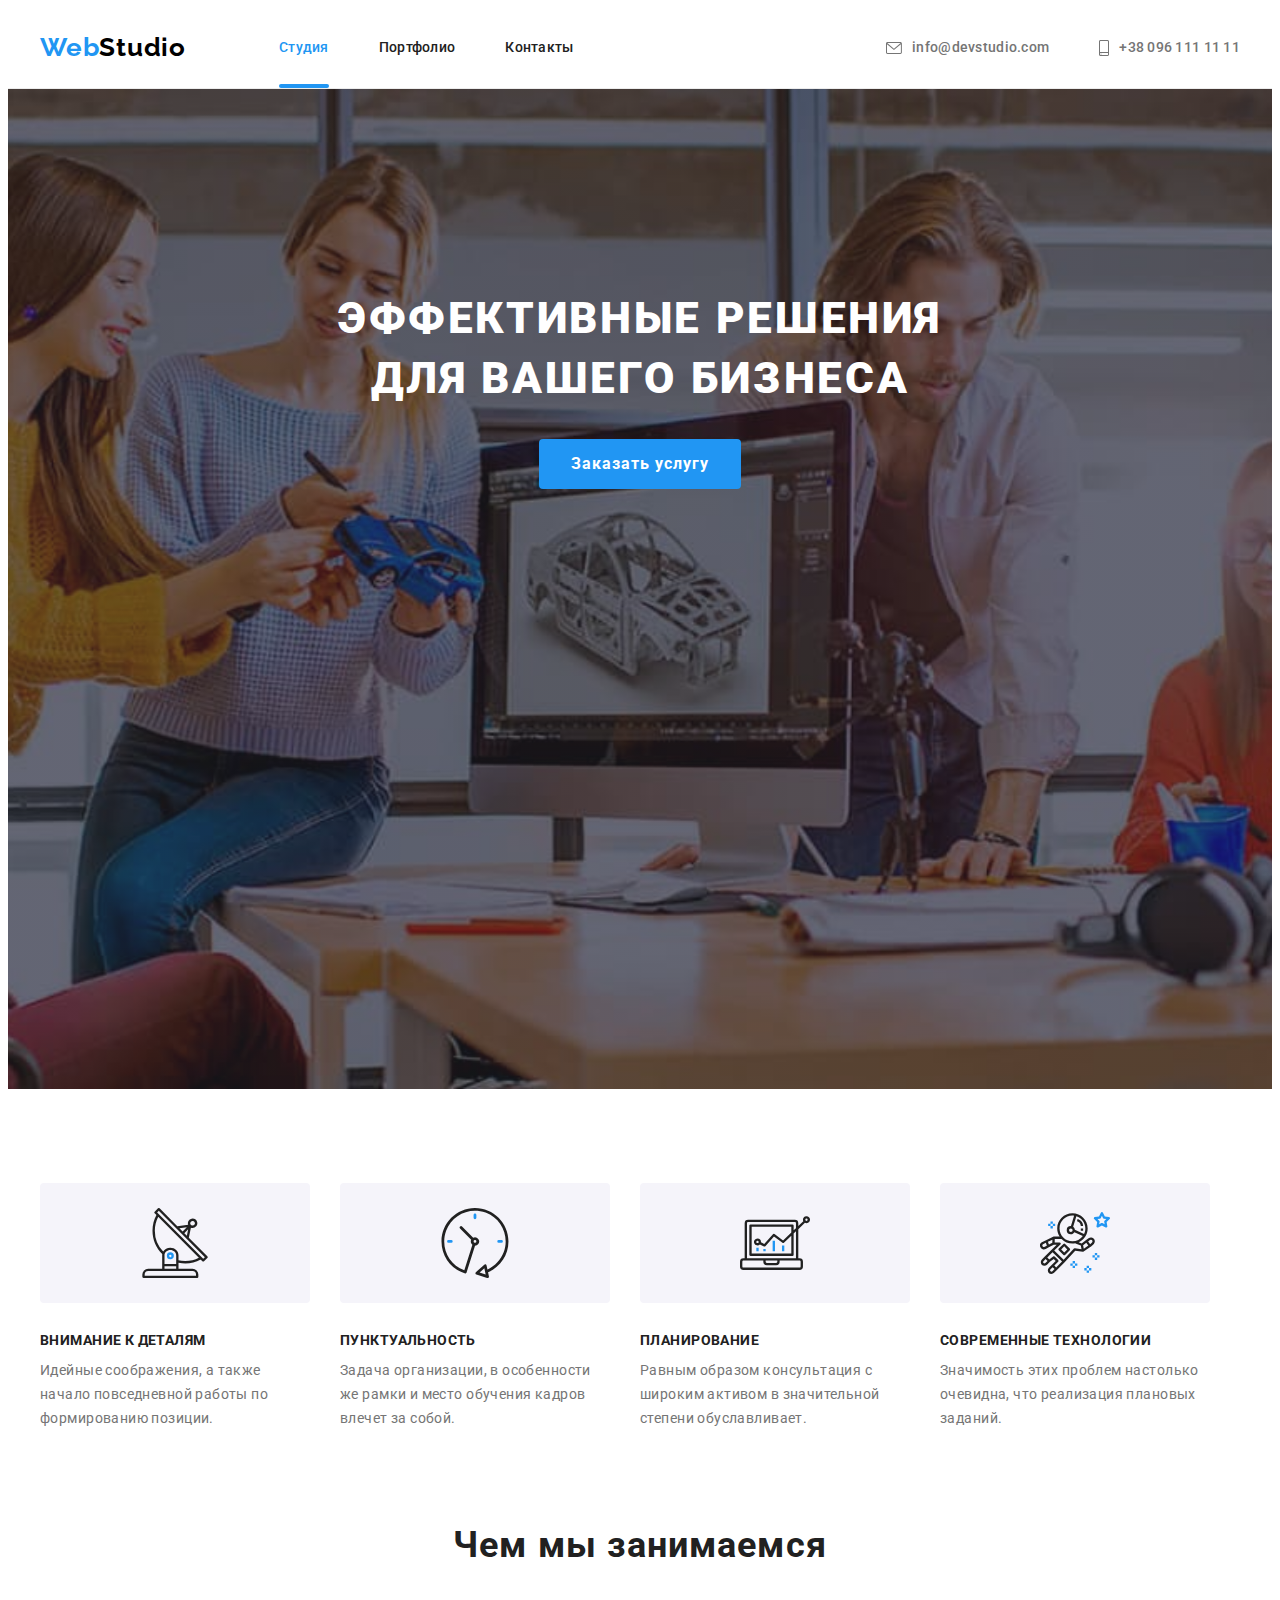
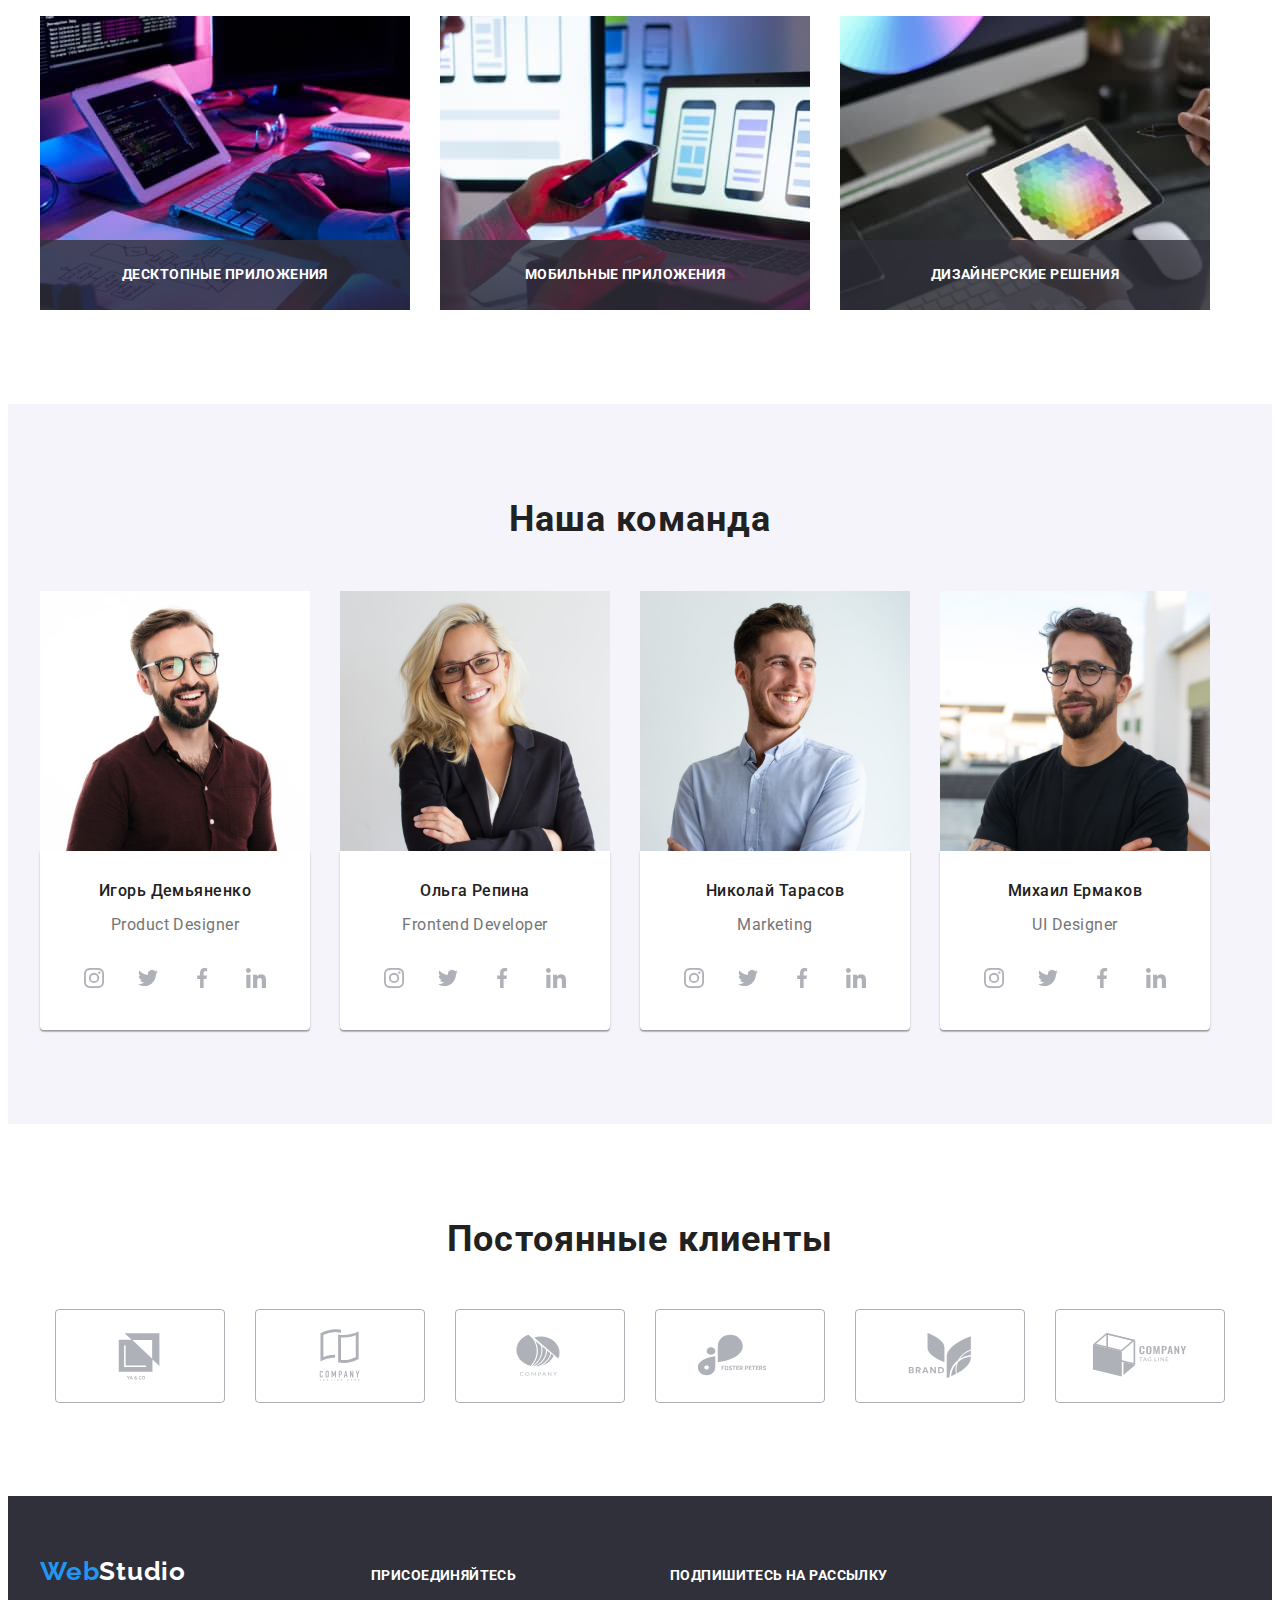
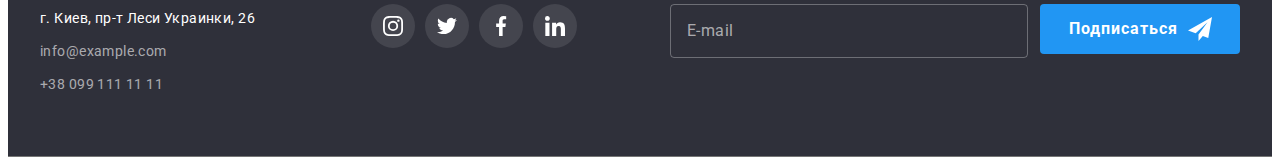
<file: index.html>
<!DOCTYPE html>
<html lang="ru">

<head>
    <meta charset="UTF-8" />
    <meta http-equiv="X-UA-Compatible" content="IE=edge" />
    <meta name="viewport" content="width=>, initial-scale=1.0" />
    <title>Сайт Веб-Студии</title>
    <link rel="preconnect" href="https://fonts.googleapis.com" />
    <link rel="preconnect" href="https://fonts.gstatic.com" crossorigin />
    <link
        href="https://fonts.googleapis.com/css2?family=Raleway:wght@700&family=Roboto:wght@400;500;700;900&display=swap"
        rel="stylesheet" />
    <link rel="stylesheet" href="https://cdnjs.cloudflare.com/ajax/libs/modern-normalize/1.1.0/modern-normalize.min.css"
        integrity="sha512-wpPYUAdjBVSE4KJnH1VR1HeZfpl1ub8YT/NKx4PuQ5NmX2tKuGu6U/JRp5y+Y8XG2tV+wKQpNHVUX03MfMFn9Q=="
        crossorigin="anonymous" referrerpolicy="no-referrer" />
    <link rel="stylesheet" href="./css/styles.css" />
</head>

<body class="page">
    <header class="page-header">
        <div class="container main-header">
            <nav class="main-nav">
                <a href="/" class="logo"><span class="logo-web">Web</span>Studio</a>
                <ul class="site-nav list">
                    <li class="item"><a href="./index.html" class="site-nav-link current">Студия</a></li>
                    <li class="item"><a href="./portfolio.html" class="site-nav-link">Портфолио</a></li>
                    <li class="item"><a href="" class="site-nav-link">Контакты</a></li>
                </ul>
            </nav>
            <ul class="adress-nav list">
                <li class="item icon-mailto"><a href="mailto:info@devstudio.com" class="adress-nav-link">
                        <svg class="link-icon-mailto" width="16" height="12">
                            <use href="./images/icons.svg#icon-envelope-hover"></use>
                        </svg>info@devstudio.com</a>
                </li>
                <li class="item icon-tel"><a href="tel:+380961111111" class="adress-nav-link">
                        <svg class="link-icon-tel" width="10" height="16">
                            <use href="./images/icons.svg#icon-smartphone"></use>
                        </svg>+38 096 111 11 11</a></li>
            </ul>
        </div>
    </header>
    <main>
        <section class="hero">
            <div class="container">
                <h1 class="section-hero-title">Эффективные решения для вашего бизнеса</h1>
                <button data-modal-open type="button" class="button">Заказать услугу</button>
            </div>
        </section>
        <section class="section feature">
            <div class="container">
                <h2 class="visually-hidden">Наши преимущества</h2>
                <ul class="feature-list list">
                    <li class="menu-item-advantage">
                        <div class="icon-advantage"><svg width="70" height="70">
                                <use href="./images/icons.svg#icon-antenna1"></use>
                            </svg></div>
                        <h3 class="section-title-advantage">Внимание к деталям</h3>
                        <p class="text-advantage">Идейные соображения, а также начало повседневной работы по
                            формированию позиции.</p>
                    </li>
                    <li class="menu-item-advantage">
                        <div class="icon-advantage"><svg width="70" height="70">
                                <use href="./images/icons.svg#icon-clock1"></use>
                            </svg></div>
                        <h3 class="section-title-advantage">Пунктуальность</h3>
                        <p class="text-advantage">Задача организации, в особенности же рамки и место обучения кадров
                            влечет за собой.
                        </p>
                    </li>
                    <li class="menu-item-advantage">
                        <div class="icon-advantage"><svg width="70" height="70">
                                <use href="./images/icons.svg#icon-diagram1"></use>
                            </svg></div>
                        <h3 class="section-title-advantage">Планирование</h3>
                        <p class="text-advantage">Равным образом консультация с широким активом в значительной
                            степени
                            обуславливает.
                        </p>
                    </li>
                    <li class="menu-item-advantage">
                        <div class="icon-advantage"><svg width="70" height="70">
                                <use href="./images/icons.svg#icon-astronaut1"></use>
                            </svg></div>
                        <h3 class="section-title-advantage">Современные технологии</h3>
                        <p class="text-advantage">Значимость этих проблем настолько очевидна, что реализация
                            плановых
                            заданий.</p>
                    </li>
                </ul>
            </div>
        </section>
        <section class="section section-work">
            <div class="container">
                <h2 class="section-work-title">Чем мы занимаемся</h2>
                <ul class="work list">
                    <li class="img-work"><img src="./images/box_1.jpg" alt="програмирование" width="370" />
                        <p class="text-work">Десктопные приложения</p>
                    </li>
                    <li class="img-work"><img src="./images/box_2.jpg" alt="мобильные приложения" width="370" />
                        <p class="text-work">Мобильные приложения</p>
                    </li>
                    <li class="img-work"><img src="./images/box_3.jpg" alt="ассоциативные технологии" width="370" />
                        <p class="text-work">Дизайнерские решения</p>
                    </li>
                </ul>
            </div>
        </section>
        <section class="section section-fon">
            <div class="container">
                <h2 class="section-title">Наша команда</h2>
                <ul class="list menu-item-list">
                    <li class="menu-item"><img src="./images/img1.jpg" alt="Игорь Демьяненко" width="270" />
                        <div class="content-title-text-team">
                            <h3 class="section-title-team">Игорь Демьяненко</h3>
                            <p lang="en" class="text-team">Product Designer</p>
                            <ul class="item-social-link list">
                                <li class="icon-item-link"><a href="https://www.instagram.com/" class="social-link"><svg
                                            class="icon-social-link" width="20" height="20">
                                            <use href="./images/icons.svg#icon-instagram2"></use>
                                        </svg></a></li>
                                <li class="icon-item-link"><a href="https://twitter.com/" class="social-link">
                                        <svg class="icon-social-link" width="20" height="20">
                                            <use href="./images/icons.svg#icon-twitter1"></use>
                                        </svg></a></li>
                                <li class="icon-item-link"><a href=" https://www.facebook.com/" class="social-link">
                                        <svg class="icon-social-link" width="20" height="20">
                                            <use href="./images/icons.svg#icon-facebook1"></use>
                                        </svg></a></li>
                                <li class="icon-item-link"><a href="https://www.linkedin.com/" class="social-link">
                                        <svg class="icon-social-link" width="20" height="20">
                                            <use href="./images/icons.svg#icon-linkedin1"></use>
                                        </svg></a></li>
                            </ul>
                        </div>
                    </li>

                    <li class="menu-item"><img src="./images/img2.jpg" alt="Ольга Репина" width="270" />
                        <div class="content-title-text-team">
                            <h3 class="section-title-team">Ольга Репина</h3>
                            <p lang="en" class="text-team">Frontend Developer</p>
                            <ul class="item-social-link list">
                                <li class="icon-item-link"><a href="https://www.instagram.com/" class="social-link"><svg
                                            class="icon-social-link" width="20" height="20">
                                            <use href="./images/icons.svg#icon-instagram2"></use>
                                        </svg></a></li>
                                <li class="icon-item-link"><a href="https://twitter.com/" class="social-link">
                                        <svg class="icon-social-link" width="20" height="20">
                                            <use href="./images/icons.svg#icon-twitter1"></use>
                                        </svg></a></li>
                                <li class="icon-item-link"><a href=" https://www.facebook.com/" class="social-link">
                                        <svg class="icon-social-link" width="20" height="20">
                                            <use href="./images/icons.svg#icon-facebook1"></use>
                                        </svg></a></li>
                                <li class="icon-item-link"><a href="https://www.linkedin.com/" class="social-link">
                                        <svg class="icon-social-link" width="20" height="20">
                                            <use href="./images/icons.svg#icon-linkedin1"></use>
                                        </svg></a></li>
                            </ul>
                        </div>
                    </li>

                    <li class="menu-item"><img src="./images/img3.jpg" alt="Николай Тарасов" width="270" />
                        <div class="content-title-text-team">
                            <h3 class="section-title-team">Николай Тарасов</h3>
                            <p lang="en" class="text-team">Marketing</p>
                            <ul class="item-social-link list">
                                <li class="icon-item-link"><a href="https://www.instagram.com/" class="social-link"><svg
                                            class="icon-social-link" width="20" height="20">
                                            <use href="./images/icons.svg#icon-instagram2"></use>
                                        </svg></a></li>
                                <li class="icon-item-link"><a href="https://twitter.com/" class="social-link">
                                        <svg class="icon-social-link" width="20" height="20">
                                            <use href="./images/icons.svg#icon-twitter1"></use>
                                        </svg></a></li>
                                <li class="icon-item-link"><a href=" https://www.facebook.com/" class="social-link">
                                        <svg class="icon-social-link" width="20" height="20">
                                            <use href="./images/icons.svg#icon-facebook1"></use>
                                        </svg></a></li>
                                <li class="icon-item-link"><a href="https://www.linkedin.com/" class="social-link">
                                        <svg class="icon-social-link" width="20" height="20">
                                            <use href="./images/icons.svg#icon-linkedin1"></use>
                                        </svg></a></li>
                            </ul>
                        </div>
                    </li>

                    <li class="menu-item"><img src="./images/img4.jpg" alt="Михаил Ермаков" width="270" />
                        <div class="content-title-text-team">
                            <h3 class="section-title-team">Михаил Ермаков</h3>
                            <p lang="en" class="text-team">UI Designer</p>
                            <ul class="item-social-link list">
                                <li class="icon-item-link"><a href="https://www.instagram.com/" class="social-link"><svg
                                            class="icon-social-link" width="20" height="20">
                                            <use href="./images/icons.svg#icon-instagram2"></use>
                                        </svg></a></li>
                                <li class="icon-item-link"><a href="https://twitter.com/" class="social-link">
                                        <svg class="icon-social-link" width="20" height="20">
                                            <use href="./images/icons.svg#icon-twitter1"></use>
                                        </svg></a></li>
                                <li class="icon-item-link"><a href=" https://www.facebook.com/" class="social-link">
                                        <svg class="icon-social-link" width="20" height="20">
                                            <use href="./images/icons.svg#icon-facebook1"></use>
                                        </svg></a></li>
                                <li class="icon-item-link"><a href="https://www.linkedin.com/" class="social-link">
                                        <svg class="icon-social-link" width="20" height="20">
                                            <use href="./images/icons.svg#icon-linkedin1"></use>
                                        </svg></a></li>
                            </ul>
                        </div>
                    </li>
                </ul>
            </div>
        </section>
        <section class="section">
            <div class="container">
                <h2 class="section-clients-title">Постоянные клиенты</h2>
                <ul class="menu-clients list">
                    <li class="menu-clients-icon"><a href="/" class="menu-clients-link"><svg class="logo-clients"
                                width="106" height="60">
                                <use href="./images/icons.svg#icon-Logo"></use>
                            </svg></a></li>
                    <li class="menu-clients-icon"><a href="/" class="menu-clients-link"><svg class="logo-clients"
                                width="106" height="60">
                                <use href="./images/icons.svg#icon-Logo1"></use>
                            </svg></a></li>
                    <li class="menu-clients-icon"><a href="/" class="menu-clients-link"><svg class="logo-clients"
                                width="106" height="60">
                                <use href="./images/icons.svg#icon-Logo2"></use>
                            </svg></a></li>
                    <li class="menu-clients-icon"><a href="/" class="menu-clients-link"><svg class="logo-clients"
                                width="106" height="60">
                                <use href="./images/icons.svg#icon-Logo3"></use>
                            </svg></a></li>
                    <li class="menu-clients-icon"><a href="/" class="menu-clients-link"><svg class="logo-clients"
                                width="106" height="60">
                                <use href="./images/icons.svg#icon-Logo4"></use>
                            </svg></a></li>
                    <li class="menu-clients-icon"><a href="/" class="menu-clients-link"><svg class="logo-clients"
                                width="106" height="60">
                                <use href="./images/icons.svg#icon-Logo5"></use>
                            </svg></a></li>
                </ul>

            </div>
        </section>
    </main>
    <footer class="footer">
        <div class="container footer-content">
            <div class="footer-adress"><a href="/" class="logo-white"><span class="logo-web">Web</span>Studio</a>
                <address class="footer-adress-nav">
                    <ul class="list">
                        <li class="footer-text-address"><a href="https://goo.gl/maps/6XvuQQxbahTjYnd79"
                                class="text-address">г. Киев, пр-т Леси Украинки, 26</a>
                        </li>
                        <li class="footer-mail-address"><a href="mailto:info@example.com"
                                class="footer-mail">info@example.com</a></li>
                        <li class="footer-tel-address"><a href="tel:+380991111111" class="footer-tel">+38 099 111 11
                                11</a>
                        </li>
                    </ul>
                </address>
            </div>
            <div class="social-item-footer">
                <p class="social-desc-footer">присоединяйтесь</p>
                <ul class="item-link-footer list">
                    <li class="icon-link-footer"><a href="https://www.instagram.com/" class="social-link-footer"><svg
                                class="icon-social-footer" width="20" height="20">
                                <use href="./images/icons.svg#icon-instagram2"></use>
                            </svg></a></li>
                    <li class="icon-link-footer"><a href="https://www.instagram.com/" class="social-link-footer"><svg
                                class="icon-social-footer" width="20" height="20">
                                <use href="./images/icons.svg#icon-twitter1"></use>
                            </svg></a></li>
                    <li class="icon-link-footer"><a href="https://www.instagram.com/" class="social-link-footer"><svg
                                class="icon-social-footer" width="20" height="20">
                                <use href="./images/icons.svg#icon-facebook1"></use>
                            </svg></a></li>
                    <li class="icon-link-footer"><a href="https://www.instagram.com/" class="social-link-footer"><svg
                                class="icon-social-footer" width="20" height="20">
                                <use href="./images/icons.svg#icon-linkedin1"></use>
                            </svg></a></li>
                </ul>
            </div>

            <form action="#" class="footer-contact-form">
                <p class="social-desc-footer">Подпишитесь на рассылку</p>
                <div class="footer-contact-form-wrapper">
                    <input type="email" class="footer-contact-input" placeholder="E-mail" name="user-email">
                    <button type="submit" class="footer-contact-button">Подписаться <svg class="footer-contact-icon"
                            width="24" height="24">
                            <use href="./images/icons.svg#icon-send"></use>
                        </svg></button>
                </div>
            </form>
        </div>
    </footer>
    <div class="backdrop is-hidden" data-modal>
        <div class="modal"><button type="button" class="button-icon-close" data-modal-close>
                <svg class="icon-close" width="18px" height="18px">
                    <use href="./images/icons.svg#icon-close-black"></use>
                </svg>
            </button>
            <p class="backdrop-text">Оставьте свои данные, мы вам перезвоним</p>
            <form action="#" class="backdrop-contact-form">
                <label class="backdrop-form-field">
                    <span class="backdrop-contact-form-desc">Имя</span>
                    <span class="contact-form-input-icon"><input type="text" class="contact-form-input" name="user_name"
                            required minlength="2" pattern="^[a-zA-Zа-яА-ЯіІїЇ]+$">
                        <svg class="contact-form-icon">
                            <use href="./images/icons.svg#icon-person-black"></use>
                        </svg>
                    </span>
                </label>
                <label class="backdrop-form-field">
                    <span class="backdrop-contact-form-desc">Телефон</span>
                    <span class="contact-form-input-icon"><input type="tel" class="contact-form-input" name="user_phone"
                            required minlength="10" pattern="[0-9]{3}-[0-9]{3}-[0-9]{2}-[0-9]{2}" title="xxx-xxx-xx-xx">
                        <svg class="contact-form-icon">
                            <use href="./images/icons.svg#icon-phone-black"></use>
                        </svg>
                    </span>
                </label>
                <label class="backdrop-form-field">
                    <span class="backdrop-contact-form-desc">Почта</span>
                    <span class="contact-form-input-icon"><input type="email" class="contact-form-input"
                            name="user_email" required>
                        <svg class="contact-form-icon">
                            <use href="./images/icons.svg#icon-email-black"></use>
                        </svg>
                    </span>
                </label>
                <label class="backdrop-form-field">
                    <span class="backdrop-contact-form-desc">Комментарий</span>
                    <textarea name="user_message" class="contact-form-message" placeholder="Введите текст"></textarea>
                </label>
                <input id="user_policy" type="checkbox" name="user_policy" required
                    class="backdrop-form-check visually-hidden">
                <label for="user_policy" class="backdrop-form-check-desc">Соглашаюсь с рассылкой и принимаю&nbsp;<a
                        href="#">Условия
                        договора</a></label>
                <button type="submit" class="contact-form-button">Отправить</button>

            </form>
        </div>
    </div>
    <script src="./js/modal.js"></script>
</body>

</html>
</file>
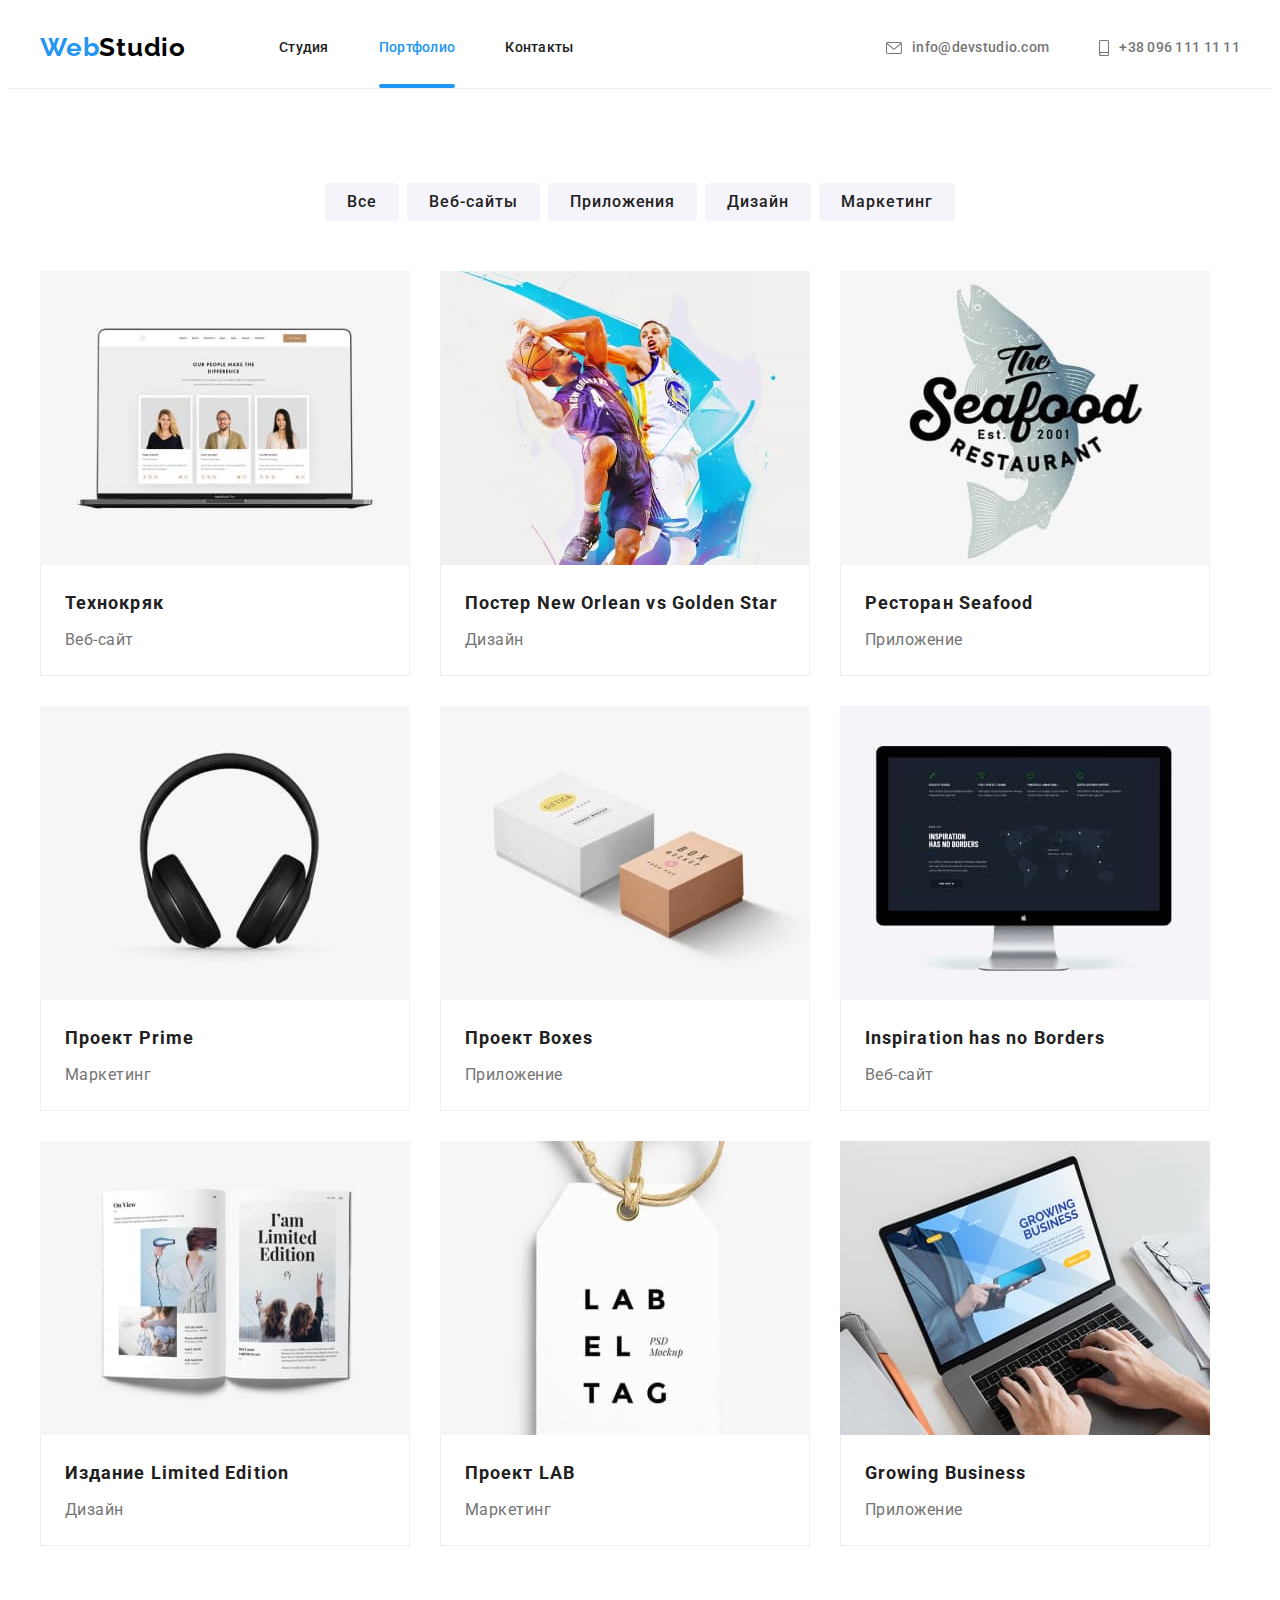
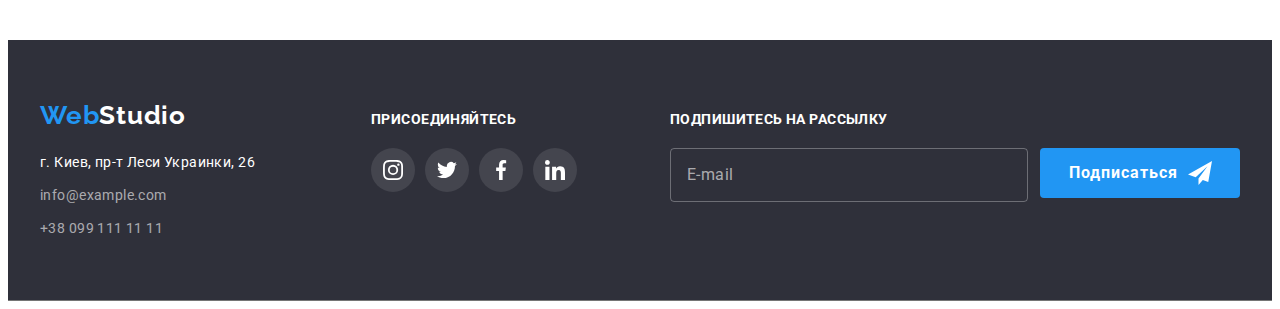
<file: portfolio.html>
<!DOCTYPE html>
<html lang="ru">

<head>
    <meta charset="UTF-8" />
    <meta http-equiv="X-UA-Compatible" content="IE=edge" />
    <meta name="viewport" content="width=>, initial-scale=1.0" />
    <title>Сайт Веб-Студии</title>
    <link rel="preconnect" href="https://fonts.googleapis.com" />
    <link rel="preconnect" href="https://fonts.gstatic.com" crossorigin />
    <link
        href="https://fonts.googleapis.com/css2?family=Raleway:wght@700&family=Roboto:wght@400;500;700;900&display=swap"
        rel="stylesheet" />
    <link rel="stylesheet" href="https://cdnjs.cloudflare.com/ajax/libs/modern-normalize/1.1.0/modern-normalize.min.css"
        integrity="sha512-wpPYUAdjBVSE4KJnH1VR1HeZfpl1ub8YT/NKx4PuQ5NmX2tKuGu6U/JRp5y+Y8XG2tV+wKQpNHVUX03MfMFn9Q=="
        crossorigin="anonymous" referrerpolicy="no-referrer" />
    <link rel="stylesheet" href="./css/styles.css" />
</head>

<body class="page">
    <header class="page-header">
        <div class="container main-header">
            <nav class="main-nav">
                <a href="/" class="logo"><span class="logo-web">Web</span>Studio</a>
                <ul class="site-nav list">
                    <li class="item"><a href="./index.html" class="site-nav-link">Студия</a></li>
                    <li class="item"><a href="./portfolio.html" class="site-nav-link current">Портфолио</a></li>
                    <li class="item"><a href="" class="site-nav-link">Контакты</a></li>
                </ul>
            </nav>
            <ul class="adress-nav list">
                <li class="item icon-mailto"><a href="mailto:info@devstudio.com" class="adress-nav-link">
                        <svg class="link-icon-mailto" width="16" height="12">
                            <use href="./images/icons.svg#icon-envelope-hover"></use>
                        </svg>info@devstudio.com</a>
                </li>
                <li class="item icon-tel"><a href="tel:+380961111111" class="adress-nav-link">
                        <svg class="link-icon-tel" width="10" height="16">
                            <use href="./images/icons.svg#icon-smartphone"></use>
                        </svg>+38 096 111 11 11</a></li>
            </ul>
        </div>
    </header>
    <main>
        <section class="section">
            <div class="container">
                <h1 class="visually-hidden">Наши проекты</h1>
                <ul class="filtre list">
                    <li class="filtre-button"><button type="button" class="button btn-filtre">Все</button></li>
                    <li class="filtre-button"><button type="button" class="button btn-filtre">Веб-сайты</button>
                    </li>
                    <li class="filtre-button"><button type="button" class="button btn-filtre">Приложения</button>
                    </li>
                    <li class="filtre-button"><button type="button" class="button btn-filtre">Дизайн</button></li>
                    <li class="filtre-button"><button type="button" class="button btn-filtre">Маркетинг</button>
                    </li>
                </ul>
                <ul class="card-set list">
                    <li class="card-list">
                        <a href="" class="portfolio-card-link-wrap">
                            <div class="card-ovarlay"><img src="./images/img-prt.jpg" alt="Наши люди" width="370" />
                                <p class="ovarlay-card-content">Ресурс предлагает комплексные предложения с разным
                                    уровнем
                                    функционала и сервисов.
                                    Все это позволит посетителю получить
                                    исчерпывающие сведения о компании или частном лице.</p>
                            </div>
                            <div class="card-content">
                                <h2 class="filtre-section-title">Технокряк</h2>
                                <p class="filtre-text">Веб-сайт</p>

                            </div>
                        </a>
                    </li>
                    <li class="card-list">
                        <a href="" class="portfolio-card-link-wrap">
                            <div class="card-ovarlay"><img src="./images/img-prt1.jpg"
                                    alt="Постер Новый Орлеан и Золотые Звезды" width="370" />
                                <p class="ovarlay-card-content">Ресурс предлагает комплексные предложения с разным
                                    уровнем
                                    функционала и сервисов.
                                    Все это позволит посетителю получить
                                    исчерпывающие сведения о компании или частном лице.</p>
                            </div>
                            <div class="card-content">
                                <h2 class="filtre-section-title">Постер <span lang="en">New Orlean vs Golden Star</span>
                                </h2>
                                <p class="filtre-text">Дизайн</p>
                            </div>
                        </a>
                    </li>
                    <li class="card-list">
                        <a href="" class="portfolio-card-link-wrap">
                            <div class="card-ovarlay"><img src="./images/img-prt2.jpg" alt="Рыбный ресторан"
                                    width="370" />
                                <p class="ovarlay-card-content">Ресурс предлагает комплексные предложения с разным
                                    уровнем
                                    функционала и сервисов.
                                    Все это позволит посетителю получить
                                    исчерпывающие сведения о компании или частном лице.</p>
                            </div>
                            <div class="card-content">
                                <h2 class="filtre-section-title">Ресторан <span lang="en">Seafood</span></h2>
                                <p class="filtre-text">Приложение</p>
                            </div>
                        </a>
                    </li>
                    <li class="card-list">
                        <a href="" class="portfolio-card-link-wrap">
                            <div class="card-ovarlay"><img src="./images/img-prt3.jpg" alt="наушники" width="370" />
                                <p class="ovarlay-card-content">Ресурс предлагает комплексные предложения с разным
                                    уровнем
                                    функционала и сервисов.
                                    Все это позволит посетителю получить
                                    исчерпывающие сведения о компании или частном лице.</p>
                            </div>
                            <div class="card-content">
                                <h2 class="filtre-section-title">Проект <span lang="en">Prime</span></h2>
                                <p class="filtre-text">Маркетинг</p>
                            </div>
                        </a>
                    </li>
                    <li class="card-list">
                        <a href="" class="portfolio-card-link-wrap">
                            <div class="card-ovarlay"><img src="./images/img-prt4.jpg" alt="проект коробок"
                                    width="370" />
                                <p class="ovarlay-card-content">Ресурс предлагает комплексные предложения с разным
                                    уровнем
                                    функционала и сервисов.
                                    Все это позволит посетителю получить
                                    исчерпывающие сведения о компании или частном лице.</p>
                            </div>
                            <div class="card-content">
                                <h2 class="filtre-section-title">Проект <span lang="en">Boxes</span></h2>
                                <p class="filtre-text">Приложение</p>
                            </div>
                        </a>
                    </li>
                    <li class="card-list">
                        <a href="" class="portfolio-card-link-wrap">
                            <div class="card-ovarlay"><img src="./images/img-prt5.jpg" alt="вдохновение" width="370" />
                                <p class="ovarlay-card-content">Ресурс предлагает комплексные предложения с разным
                                    уровнем
                                    функционала и сервисов.
                                    Все это позволит посетителю получить
                                    исчерпывающие сведения о компании или частном лице.</p>
                            </div>
                            <div class="card-content">
                                <h2 class="filtre-section-title"><span lang="en">Inspiration has no Borders</span></h2>
                                <p class="filtre-text">Веб-сайт</p>
                            </div>
                        </a>
                    </li>
                    <li class="card-list">
                        <a href="" class="portfolio-card-link-wrap">
                            <div class="card-ovarlay"><img src="./images/img-prt6.jpg" alt="журнал дизайн"
                                    width="370" />
                                <p class="ovarlay-card-content">Ресурс предлагает комплексные предложения с разным
                                    уровнем
                                    функционала и сервисов.
                                    Все это позволит посетителю получить
                                    исчерпывающие сведения о компании или частном лице.</p>
                            </div>
                            <div class="card-content">
                                <h2 class="filtre-section-title">Издание <span lang="en">Limited Edition</span></h2>
                                <p class="filtre-text">Дизайн</p>
                            </div>
                        </a>
                    </li>
                    <li class="card-list">
                        <a href="" class="portfolio-card-link-wrap">
                            <div class="card-ovarlay"><img src="./images/img-prt7.jpg" alt="лабраторный проект"
                                    width="370" />
                                <p class="ovarlay-card-content">Ресурс предлагает комплексные предложения с разным
                                    уровнем
                                    функционала и сервисов.
                                    Все это позволит посетителю получить
                                    исчерпывающие сведения о компании или частном лице.</p>
                            </div>
                            <div class="card-content">
                                <h2 class="filtre-section-title">Проект <span lang="en">LAB</span></h2>
                                <p class="filtre-text">Маркетинг</p>
                            </div>
                        </a>
                    </li>
                    <li class="card-list">
                        <a href="" class="portfolio-card-link-wrap">
                            <div class="card-ovarlay"><img src="./images/img-prt8.jpg" alt="растущий бизнес"
                                    width="370" />
                                <p class="ovarlay-card-content">Ресурс предлагает комплексные предложения с разным
                                    уровнем
                                    функционала и сервисов.
                                    Все это позволит посетителю получить
                                    исчерпывающие сведения о компании или частном лице.</p>
                            </div>
                            <div class="card-content">
                                <h2 class="filtre-section-title"><span lang="en">Growing Business</span></h2>
                                <p class="filtre-text">Приложение</p>
                            </div>
                        </a>
                    </li>
                </ul>
            </div>
        </section>
    </main>
    <footer class="footer">
        <div class="container footer-content">
            <div class="footer-adress"><a href="/" class="logo-white"><span class="logo-web">Web</span>Studio</a>
                <address class="footer-adress-nav">
                    <ul class="list">
                        <li class="footer-text-address"><a href="https://goo.gl/maps/6XvuQQxbahTjYnd79"
                                class="text-address">г. Киев, пр-т Леси Украинки, 26</a>
                        </li>
                        <li class="footer-mail-address"><a href="mailto:info@example.com"
                                class="footer-mail">info@example.com</a></li>
                        <li class="footer-tel-address"><a href="tel:+380991111111" class="footer-tel">+38 099 111 11
                                11</a>
                        </li>
                    </ul>
                </address>
            </div>
            <div class="social-item-footer">
                <p class="social-desc-footer">присоединяйтесь</p>
                <ul class="item-link-footer list">
                    <li class="icon-link-footer"><a href="https://www.instagram.com/" class="social-link-footer"><svg
                                class="icon-social-footer" width="20" height="20">
                                <use href="./images/icons.svg#icon-instagram2"></use>
                            </svg></a></li>
                    <li class="icon-link-footer"><a href="https://www.instagram.com/" class="social-link-footer"><svg
                                class="icon-social-footer" width="20" height="20">
                                <use href="./images/icons.svg#icon-twitter1"></use>
                            </svg></a></li>
                    <li class="icon-link-footer"><a href="https://www.instagram.com/" class="social-link-footer"><svg
                                class="icon-social-footer" width="20" height="20">
                                <use href="./images/icons.svg#icon-facebook1"></use>
                            </svg></a></li>
                    <li class="icon-link-footer"><a href="https://www.instagram.com/" class="social-link-footer"><svg
                                class="icon-social-footer" width="20" height="20">
                                <use href="./images/icons.svg#icon-linkedin1"></use>
                            </svg></a></li>
                </ul>
            </div>

            <form action="#" class="footer-contact-form">
                <p class="social-desc-footer">Подпишитесь на рассылку</p>
                <div class="footer-contact-form-wrapper">
                    <input type="email" class="footer-contact-input" placeholder="E-mail" name="user-email">
                    <button type="submit" class="footer-contact-button">Подписаться <svg class="footer-contact-icon"
                            width="24" height="24">
                            <use href="./images/icons.svg#icon-send"></use>
                        </svg></button>
                </div>
            </form>
        </div>
    </footer>
</body>

</html>
</file>
<file: css/styles.css>
:root{
    --primary-text-color: #757575;
    --title-text-color: #212121;
    --accent-text-color: #2196f3;
    --white-text-color: #ffffff;
    --contact-text-color: rgba(255, 255, 255, 0.6);
    --logo-text-color:#000000;
    --bg-hero-color:#c4c4c4;
    --bg-team-color:#f5f4fa;
    --bg-button-color:#188ce8;
    --header-border-color: #ececec;
    --border-cards-color: #eeeeee;
    --social-icon: #afb1b8;
    --border-card-shadow: 0px 1px 3px rgba(0, 0, 0, 0.12), 0px 1px 1px rgba(0, 0, 0, 0.14), 0px 2px 1px rgba(0, 0, 0, 0.2);
    --first-card-shadow: 0px 4px 4px rgba(0, 0, 0, 0.15);
    --secondory-card-shadow: 0px 3px 1px rgba(0, 0, 0, 0.1),
        0px 1px 2px rgba(0, 0, 0, 0.08),
        0px 2px 2px rgba(0, 0, 0, 0.12);
    --hero-linear-gradient: rgba(47, 48, 58, 0.4),
        rgba(47, 48, 58, 0.4);
    --card-hover-shadow: 0px 1px 1px rgba(0, 0, 0, 0.12), 0px 4px 4px rgba(0, 0, 0, 0.06), 1px 4px 6px rgba(0, 0, 0, 0.16);
    --bg-social-link: rgba(255, 255, 255, 0.1);
    --bg-footer-color: #2f303a;
    --bg-work-color:rgba(47, 48, 58, 0.8);
    --button-border-color: rgba(0, 0, 0, 0.1);
    --backdrop-color: rgba(0, 0, 0, 0.2);
    --ovarlay-bg-color: rgba(33, 150, 243, 0.9);
    --timing-function: cubic-bezier(0.4, 0, 0.2, 1);
    --transition-duration: 250ms;
    --input-border-color:rgba(33, 33, 33, 0.2);
    --placeholder-message-color:rgba(117, 117, 117, 0.5);
    --border-footer-input: rgba(255, 255, 255, 0.3);
}

body {
background-color: var(--white-text-color);
color: var(--primary-text-color);
font-family: Roboto, sans-serif;
border-bottom: 1px solid
}

h1, 
h2, 
h3, 
p
{
margin-top: 0;
margin-bottom: 0;
}

ul {
margin-top: 0;
margin-bottom: 0;
padding-left: 0;
}

img {
display:block;
max-width: 100%;
height: auto
}

.container {
    width: 1200px;
    padding-right: 15px;
    padding-left: 15px;
    margin-right: auto;
    margin-left: auto;
}

.list{
    list-style: none;
    text-decoration: none;
    margin: 0;
    padding: 0;
}

.visually-hidden {
    position: absolute;
    width: 1px;
    height: 1px;
    margin: -1px;
    border: 0;
    padding: 0;
    white-space: nowrap;
    clip-path: inset(100%);
    clip: rect(0 0 0 0);
    overflow: hidden;
}

/* =================Section================= */

.section {
    padding-top: 94px;
    padding-bottom: 94px;
}

.page-header {
    border-bottom: 1px solid var(--header-border-color);
}

/*  =================logo================= */

.logo,
.logo-white {
    color: var(--logo-text-color);
    font-family: Raleway, sans-serif;
    font-weight: 700;
    font-size: 26px;
    line-height: 1.19;
    letter-spacing: 0.03em;
    text-decoration: none;
}

.logo{
    transition: color var(--transition-duration) var(--timing-function);

    display: block;
    padding-top: 24px;
    padding-bottom: 25px;
}

.logo-web {
    color: var(--accent-text-color);
}

.logo:hover,
.logo:focus {
    color: var(--accent-text-color);
}

/* =================site-nav================= */


.main-header, .main-nav, .site-nav, .adress-nav, .icon-mailto, .icon-tel{
    display: flex;
    justify-content: center;
    align-items: center;
}

.site-nav{
    margin-left: 93px;
}

.adress-nav{
    margin-left: auto;
}

.site-nav .item + .item,
.adress-nav .item + .item {
    margin-left: 50px;
}

.site-nav-link{
    position: relative;
    transition: color var(--transition-duration) var(--timing-function);

    display: block;
    padding-top: 32px;
    padding-bottom: 32px;

    color:var(--title-text-color);
        font-weight: 500;
        font-size: 14px;
        line-height: 1.14;
        letter-spacing: 0.02em;
        text-decoration: none;
}

.site-nav-link:hover,
.site-nav-link:focus{
    color:var(--accent-text-color);
}

.current{
    color: var(--accent-text-color);
}

.current::after{
        content: '';
        
            position: absolute;
            left: 0;
            bottom: 0;

            display: block;

            width: 100%;
            height: 4px;
            background-color: var(--accent-text-color);
            border-radius: 2px;
}

/* =================adress-nav================= */


.adress-nav-link{
    transition: color var(--transition-duration) var(--timing-function);

    display: flex;
    justify-content: center;
    align-items: center;
    padding-top: 32px;
    padding-bottom: 32px;

    color:var(--primary-text-color);
        font-weight: 500;
        font-size: 14px;
        line-height: 1.14;
        letter-spacing: 0.02em;
        text-decoration: none;
}

.adress-nav-link:hover,
.adress-nav-link:focus{
    color: var(--accent-text-color);
}

.link-icon-mailto{
    fill: currentColor;
    margin-right: 10px;

}

.link-icon-tel{
    fill: currentColor;
    margin-right: 10px;
}

/* =================hero================= */

.hero{
text-align: center;
background-color: var(--bg-hero-color);
padding-top: 200px;
padding-bottom: 200px;
margin: 0 auto;
    max-width: 1600px;
        height: 600px;
        background-image: linear-gradient(var(--hero-linear-gradient)), url("../images/hero-img.jpg");
        background-size: cover;
        background-position: center;
        background-repeat: no-repeat;
}

.section-hero-title{
    margin-top: 0;
    margin-bottom: 30px;
    margin-right: auto;
    margin-left: auto;

    color:var(--white-text-color);
        width: 696px;
        font-weight: 900;
        font-size: 44px;
        line-height: 1.36;
        letter-spacing: 0.06em;
        text-transform: uppercase;
}

/* =================button================= */

.button {
    transition: color var(--transition-duration) var(--timing-function), background-color var(--transition-duration) var(--timing-function), box-shadow var(--transition-duration) var(--timing-function);

    display: inline-block;
    padding: 10px 32px;
    min-width: 200px;

    color: var(--white-text-color);
    background-color: var(--accent-text-color);
    cursor: pointer;
    border-radius: 4px;
    border: none;

    font-family: 'Roboto', sans-serif;
        font-weight: 700;
        font-size: 16px;
        line-height: 1.88;
        letter-spacing: 0.06em;
        text-align: center;
}

.button:hover,
.button:focus {
    background-color: var(--bg-button-color);
    box-shadow: var(--first-card-shadow);
}

/* =================Advantage================= */ 

.feature-list {
    display: flex;
    flex-wrap: wrap;
}

.feature-list .menu-item-advantage + .menu-item-advantage{
    margin-left: 30px;
}

.menu-item-advantage{
    width: 270px;
        
}

.icon-advantage{
    display: flex;
    justify-content: center;
    align-items: center;
    height: 120px;
    background-color: var(--bg-team-color);
    border-radius: 4px;
    margin-bottom: 30px;
}

.section-title-advantage {
    margin-top: 0;
    margin-bottom: 10px;

    color:var(--title-text-color);
    font-weight: 700;
    font-size: 14px;
    line-height: 1.14;
    letter-spacing: 0.03em;
    text-transform: uppercase;
}

.text-advantage{
    font-size: 14px;
    line-height: 1.7;
    letter-spacing: 0.03em;
    margin-top: 0;
}


/* =================WORK================= */

.section-work{
    padding-top: 0;
}

.section-work-title {
    margin-bottom: 50px;

    color: var(--title-text-color);
    font-weight: 700;
    font-size: 36px;
    line-height: 1.17;
    text-align: center;
    letter-spacing: 0.03em;
}

.work{
    display: flex;
    flex-wrap: wrap;
}

.img-work{
    position: relative;
    width: 370px;
    margin-right: 30px;
}

.img-work:nth-child(3n) {
    margin-right: 0;
}

.text-work{
    position: absolute;
    left: 0;
    bottom: 0;
    width: 100%;
    height: 70px;

    display: flex;
    justify-content: center;
    align-items: center;

    font-family: 'Roboto', sans-serif;
        font-weight: 700;
        font-size: 14px;
        line-height: 1.14;
        letter-spacing: 0.03em;
        text-transform: uppercase;

        color: var(--white-text-color);
        background: var(--bg-work-color);

}

/* =================OUR TEAM================= */

.section-fon{
    background-color: var(--bg-team-color);
}

.section-title{
margin-bottom: 50px;

    color: var(--title-text-color);
    font-weight: 700;
    font-size: 36px;
    line-height: 1.17;
    text-align: center;
    letter-spacing: 0.03em;

}

.menu-item-list{
    display: flex;
    flex-wrap: wrap;
}

.content-title-text-team{
    background-color: var(--white-text-color);
}



.item-social-link, .icon-item-link, .social-link{
    display: flex;
    justify-content: center;
    align-items: center;
}

.item-social-link{
    margin-top: 16px;
}


.social-link{
    transition: background-color var(--transition-duration) var(--timing-function);

    width: 44px;
    height: 44px;
    color: var(--social-icon);
    background-repeat: no-repeat;
    background-position: center;
    border-radius: 50%;
}

.icon-social-link{
    transition: color var(--transition-duration) var(--timing-function);
}

.social-link:hover,
.social-link:focus{
    background-color: var(--accent-text-color);
}

.social-link:hover .icon-social-link,
.social-link:focus .icon-social-link {
    color: var(--white-text-color);
}

.icon-social-link {
    fill: currentColor;
}

.icon-item-link:not(:last-child){
        margin-right: 10px;

}

.content-title-text-team{
    padding-top: 30px;
    padding-bottom: 30px;
    box-shadow: var(--border-card-shadow);
    border-radius: 0px 0px 4px 4px;
}

.section-title-team {
    margin-bottom: 10px;

    color: var(--title-text-color);
    font-weight: 500;
    font-size: 16px;
    line-height: 1.19;
    text-align: center;
    letter-spacing: 0.03em;
}

.text-team{
        font-size: 16px;
        line-height: 1.9;
        text-align: center;
        letter-spacing: 0.03em;
}

.menu-item-list .menu-item:not(:last-child){
    margin-right: 30px;

}

/* =================Clients================= */

.section-clients-title{
margin-bottom: 50px;

    color: var(--title-text-color);
    font-weight: 700;
    font-size: 36px;
    line-height: 1.17;
    text-align: center;
    letter-spacing: 0.03em;
}

.menu-clients, .menu-clients-icon, .menu-clients-link{
    display: flex;
    justify-content: center;
    align-items: center;
}

.menu-clients-icon{
    width: 170px;
    height: 92px;
}

.menu-clients-icon:not(:last-child){
    margin-right: 30px;
}

.menu-clients-link{
    transition: color var(--transition-duration) var(--timing-function), border var(--transition-duration) var(--timing-function);

    width: 100%;
    height: 100%;
    border: 1px solid var(--social-icon);
    color: var(--social-icon);
    border-radius: 4px;
}

.logo-clients{
    fill: currentColor;

}

.menu-clients-link:hover,
.menu-clients-link:focus{
    color: var(--accent-text-color);
    border: 1px solid var(--accent-text-color);
}

/* =================Footer================= */

.footer{
    background-color: var(--bg-footer-color);
    padding-top: 60px;
    padding-bottom: 60px;
}

.footer-adress{
    flex-grow: 1;
}

.footer-adress-nav{
    margin-top: 20px;
}

.logo-white{
    transition: color var(--transition-duration) var(--timing-function);

    display: inline-block;
    color: var(--white-text-color);
}

.logo-white:hover,
.logo-white:focus{
    color:var(--accent-text-color);
}

.text-address{
    transition: color var(--transition-duration) var(--timing-function);

    display: block;
    color: var(--white-text-color);
}

.footer-text-address{
    margin-bottom: 9px;
}

.footer-mail-address{
    margin-bottom: 9px;
}

.footer-mail,
.footer-tel{
    transition: color var(--transition-duration) var(--timing-function);

    color: var(--contact-text-color);
}

.text-address:hover,
.text-address:focus,
.footer-mail:hover,
.footer-mail:focus,
.footer-tel:hover,
.footer-tel:focus {
    color: var(--accent-text-color);
}

.text-address,
.footer-mail,
.footer-tel{
    display: block;
    text-decoration: none;
    font-style: normal;
    font-size: 14px;
    line-height: 1.7;
    letter-spacing: 0.03em;
}

.footer-content{
    display: flex;
    align-items: baseline;
}

.social-desc-footer{
    color: var(--white-text-color);
    font-family: 'Roboto', sans-serif;
    font-style: normal;
        font-weight: 700;
        font-size: 14px;
        line-height: 1.14;
        letter-spacing: 0.03em;
        text-transform: uppercase;
        margin-bottom: 20px;
}

.item-link-footer, .icon-link-footer, .social-link-footer{
    display:flex;
    justify-content: center;
    align-items: center;
}

.social-link-footer{
    transition: background-color var(--transition-duration) var(--timing-function);

    width: 44px;
    height: 44px;
    background-color: var(--bg-social-link);
    border-radius: 50%;
}

.social-link-footer:hover,
.social-link-footer:focus{
    background-color: var(--accent-text-color);
}

.icon-social-footer{
    fill: var(--white-text-color);

}

.item-link-footer .icon-link-footer + .icon-link-footer{
    margin-left: 10px;
}

.social-item-footer{
    margin-left: 70px;
}

.footer-contact-form{
    width: 570px;
    height: 86px;
    margin-left: 93px;
}

.footer-contact-form-wrapper{
    display: flex;

}

.footer-contact-input{
    width: 358px;
    height: 50px;
    padding-left: 16px;

    border: 1px solid var(--border-footer-input);
    border-radius: 4px;
    background-color: transparent;
    cursor: pointer;
    color: var(--white-text-color);
    transition: border-color var(--transition-duration) var(--timing-function), box-shadow var(--transition-duration) var(--timing-function);
}

.footer-contact-input:focus {
    outline: none;
    border-color: var(--accent-text-color);
    box-shadow: var(--first-card-shadow);
}

.footer-contact-input::placeholder{
    font-family: 'Roboto', sans-serif;
        font-weight: 400;
        font-size: 16px;
        line-height: 1.25;
        letter-spacing: 0.03em;
    
        color: var(--contact-text-color);
}

.footer-contact-button{
    display: inline-block;
    width: 200px;
    height: 50px;
    padding-top: 10px;
    padding-bottom: 10px;
    padding-right: 28px;
    padding-left: 29px;
    margin-left: 12px;
    background-color: var(--accent-text-color);
    border-radius: 4px;
    border: none;
    cursor: pointer;

    color: var(--white-text-color);

    font-family: 'Roboto', sans-serif;
        font-weight: 700;
        font-size: 16px;
        line-height: 1.88;
        letter-spacing: 0.06em;
    
        display: flex;
        align-items: center;
        text-align: center;
    
        transition: box-shadow var(--transition-duration) var(--timing-function), background-color var(--transition-duration) var(--timing-function);
}

.footer-contact-button:hover,
.footer-contact-button:focus{
    box-shadow: var(--first-card-shadow);
    background-color: var(--bg-button-color);

}

.footer-contact-icon{
    fill: var(--white-text-color);
    margin-left: 10px;

}

/* ====================МОДАЛЬНОЕ ОКНО===================== */

.backdrop {
    position: fixed;
    left: 0;
    top: 0;
    z-index: 100;
    width: 100%;
    height: 100%;
    background-color: var(--backdrop-color);

    opacity: 1;
    transition: opacity var(--transition-duration) linear, visibility var(--transition-duration) linear;

}

.backdrop.is-hidden {
    opacity: 0;
    pointer-events: none;
    visibility: hidden;
}

.modal {
    position: absolute;
    top: 50%;
    left: 50%;
    transform: translate(-50%, -50%);

    min-width: 528px;
    min-height: 581px;

    background-color: var(--white-text-color);
    box-shadow: var(--border-card-shadow);
    border-radius: 4px;
    padding: 40px;
}

.icon-close {
    fill: var(--logo-text-color);
    transition: fill var(--transition-duration) var(--timing-function);
}

.button-icon-close {
    position: absolute;
    top: 8px;
    right: 8px;

    display: flex;
    justify-content: center;
    align-items: center;

    width: 30px;
    height: 30px;

    border: 1px solid var(--button-border-color);
    background-color: var(--white-text-color);
    border-radius: 50%;
    cursor: pointer;
}

.button-icon-close:hover .icon-close,
.button-icon-close:focus .icon-close {
    fill: var(--accent-text-color);
}

.backdrop-text{
    width: 100%;
    margin-bottom: 12px;

    color: var(--title-text-color);

    font-family: 'Roboto', sans-serif;
    font-weight: 700;
    font-size: 20px;
    line-height: 1.15;
    text-align: center;
    letter-spacing: 0.03em;
}

.backdrop-contact-form{
    display: flex;
    flex-direction: column;
}

.backdrop-contact-form-desc{
    display: block;
    margin-bottom: 4px;
    color: var(--primary-text-color);

    font-family: 'Roboto', sans-serif;
    font-weight: 400;
    font-size: 12px;
    line-height: 1.17;
    letter-spacing: 0.01em;
}

.contact-form-input-icon{
    position: relative;
}

.contact-form-icon {
    position: absolute;
    top: 50%;
    left: 12px;
    transform: translate(0, -50%);
    width: 18px;
    height: 18px;
    transition: fill var(--transition-duration) var(--timing-function);
}

.backdrop-form-field:not(:first-child) {
    margin-top: 10px;
}

.contact-form-input{
    width: 100%;
    height: 40px;
    padding-left: 42px;
    border: 1px solid var(--input-border-color);
    border-radius: 4px;
    cursor: pointer;
    transition: border-color var(--transition-duration) var(--timing-function);
}

.contact-form-input:focus{
    outline: none;
    border-color: var(--accent-text-color);
}

.contact-form-input:focus + .contact-form-icon{
    fill: var(--accent-text-color);
}

.contact-form-message{
    display: block;
    resize: none;
    width: 100%;
    height: 120px;
    padding: 12px 16px;
    border: 1px solid var(--input-border-color);
    border-radius: 4px;
    transition: border-color var(--transition-duration) var(--timing-function);
}

.contact-form-message:focus{
    outline: none;
    border-color: var(--accent-text-color);
}

.contact-form-message::placeholder{
    font-family: 'Roboto', sans-serif;
        font-weight: 400;
        font-size: 14px;
        line-height: 1.14;
        letter-spacing: 0.01em;
    
        color: var(--placeholder-message-color);
}

.backdrop-form-check-desc{
    display: flex;
    align-items: center;
    justify-content: center;
    margin-top: 20px;
    margin-bottom: 30px;

    font-family: 'Roboto', sans-serif;
        font-weight: 400;
        font-size: 14px;
        line-height: 1.71;
        letter-spacing: 0.03em;
        color: var(--primary-text-color);
}

.backdrop-form-check-desc::before{
    content:'';
    display: block;
    width: 16px;
    height: 15px;
    border: 2px solid var(--title-text-color);
    border-radius: 2px;
    cursor: pointer;
    margin-right: 7px;
    transition: border-color var(--transition-duration) var(--timing-function), outline var(--transition-duration) var(--timing-function);
}

.backdrop-form-check:checked + .backdrop-form-check-desc::before{
    background-color: var(--accent-text-color);
    background-image: url(../images/Vector.svg);
    background-position: center;
    background-repeat: no-repeat;
    background-size: contain;
    background-origin: border-box;
    transition: background-color var(--transition-duration) var(--timing-function);
    border: none;
    /* border: 0.2px solid var(--white-text-color); */
}

.backdrop-form-check:focus + .backdrop-form-check-desc::before{
    outline: 2px solid var(--accent-text-color);
}


.contact-form-button{
    display: inline-block;
    align-self: center;
    min-width: 200px;
    min-height: 50px;
    background-color: var(--accent-text-color);
    color: var(--white-text-color);
    border: none;
    box-shadow: var(--first-card-shadow);
    border-radius: 4px;
    cursor: pointer;

    font-family: 'Roboto', sans-serif;
    font-weight: 700;
    font-size: 16px;
    line-height: 1.88;
    text-align: center;
    letter-spacing: 0.06em;
    
    transition: background-color var(--transition-duration) var(--timing-function);
        
}

.contact-form-button:hover,
.contact-form-button:focus{
    background-color: var(--bg-button-color);
    outline: none;
}

/* =================Portfolio================= */

.filtre {
    display:flex;
    justify-content: center;
    margin-bottom: 50px;
}

.btn-filtre{
    color:var(--title-text-color);
    background-color: var(--bg-team-color);
    font-size: 16px;
    font-weight: 500;
    line-height: 1.62;
    text-align: center;
    cursor: pointer;
    padding: 6px 22px;
    min-width: auto;
    border: none;
}

.btn-filtre:hover,
.btn-filtre:focus {
    color: var(--white-text-color);
    background-color: var(--accent-text-color);
    box-shadow: var(--secondory-card-shadow);
}

.filtre .filtre-button + .filtre-button{
    margin-left: 8px;
}

.card-set {
    display: flex;
    flex-wrap: wrap;
    gap: 30px;
    margin: 0;
    padding: 0;
}

.portfolio-card-link-wrap{
    transition: box-shadow var(--transition-duration) var(--timing-function);
    display: block;
    text-decoration: none;

}

.portfolio-card-link-wrap:hover,
.portfolio-card-link-wrap:focus{
box-shadow: var(--card-hover-shadow);

}

.card-content{
    background-color: var(--white-text-color);
    border-bottom: 1px solid var(--border-cards-color);
    border-right: 1px solid var(--border-cards-color);
    border-left: 1px solid var(--border-cards-color);
    padding: 20px 24px;
}


.filtre-section-title{
    color:var(--title-text-color);
    font-weight: 700;
        font-size: 18px;
        line-height: 2;
        letter-spacing: 0.06em;
}

.filtre-text{
    color: var(--primary-text-color);
    font-size: 16px;
    line-height: 1.88;
    letter-spacing: 0.03em;
    margin-top: 4px;
    margin-right: 0;
}

.card-ovarlay{
    position: relative;
    overflow: hidden;
}

.ovarlay-card-content{
    position: absolute;
    left: 0;
    top: 0;
    overflow: auto;

    width: 100%;
    height: 100%;
    transform: translateY(100%);
    transition: transform var(--transition-duration) var(--timing-function);

    display: block;

    font-family: 'Roboto', sans-serif;
    font-size: 18px;
    line-height: 1.56;
    letter-spacing: 0.03em;
    color: var(--white-text-color);

    background-color: var(--ovarlay-bg-color);
    padding: 63px 24px;
}

.portfolio-card-link-wrap:hover .ovarlay-card-content,
.portfolio-card-link-wrap:focus .ovarlay-card-content{
    transform: translateY(0);
}
</file>
